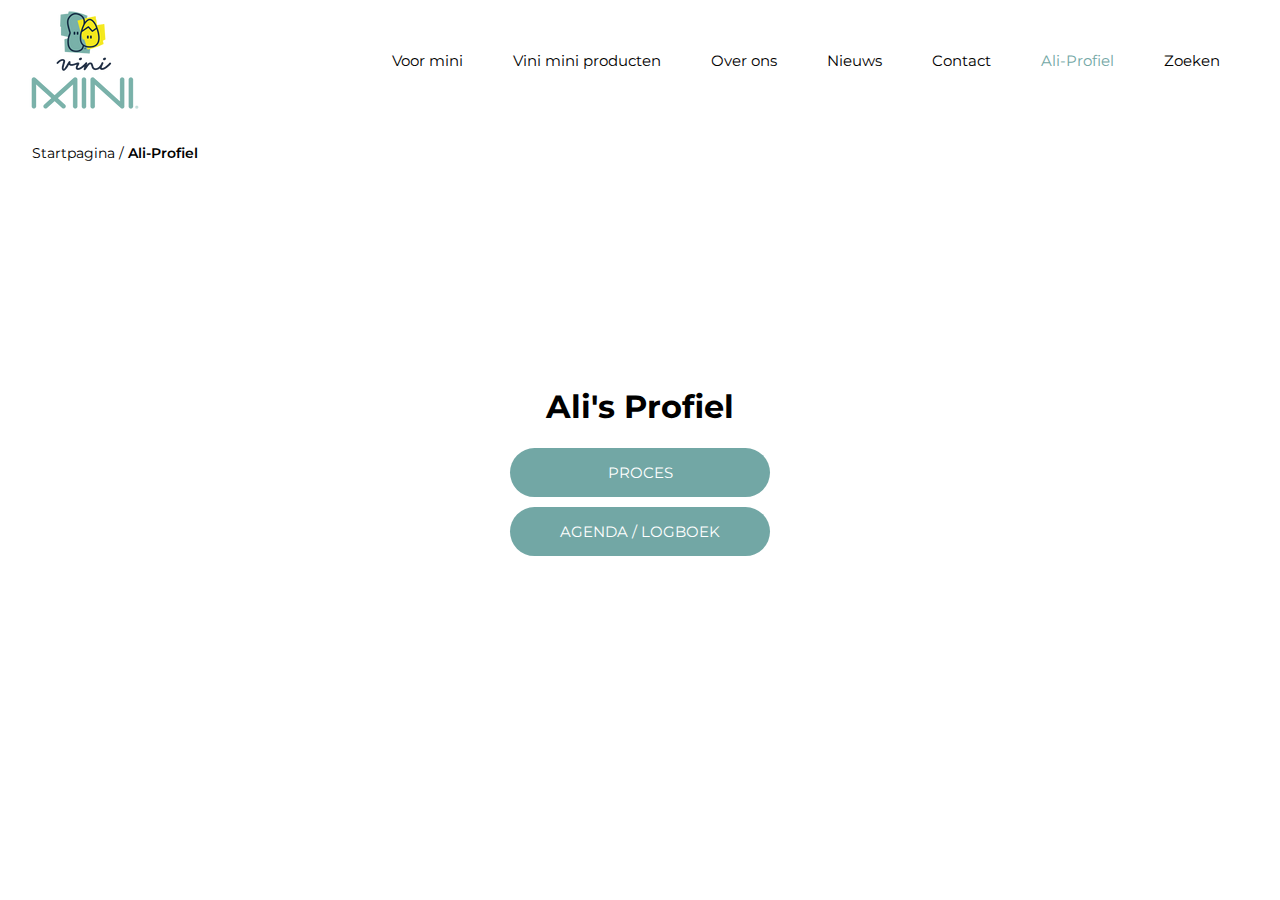
<file: index.html>
<!DOCTYPE html>
<html lang="en">
  <head>
    <meta charset="UTF-8" />
    <meta http-equiv="X-UA-Compatible" content="IE=edge" />
    <meta name="viewport" content="width=device-width, initial-scale=1.0" />
    <link rel="stylesheet" href="styles/styles.css" />
    <title>Dagboek</title>
  </head>
  <header>
    <img src="assets/LOGO-ORGINEEL-VINI-MINI-OKT-2021_142x100.png" alt="logo" />
    <nav>
      <ul style="list-style: none">
        <li>Voor mini</li>
        <li>Vini mini producten</li>
        <li>Over ons</li>
        <li>Nieuws</li>
        <li>Contact</li>
        <li class="Mini">Ali-Profiel</li>
        <li>Zoeken</li>
      </ul>
    </nav>
  </header>
  <body>
   
   <style>
      .image {
        z-index: -1;
        height: 300px;
      }
    </style>

    <div class="homepage">
      Startpagina / <a href="index.html" class="homepagina"> Ali-Profiel</a>
    </div>
    <section class="main-background">
      <div class="middle">
        <h1>Ali's Profiel</h1>
        <a href="process.html" class="btn btn1"> Proces </a>
        <a href="agenda.html" class="btn btn2"> Agenda / Logboek </a>
      </div>
    </section>
  </body>
</html>
</file>
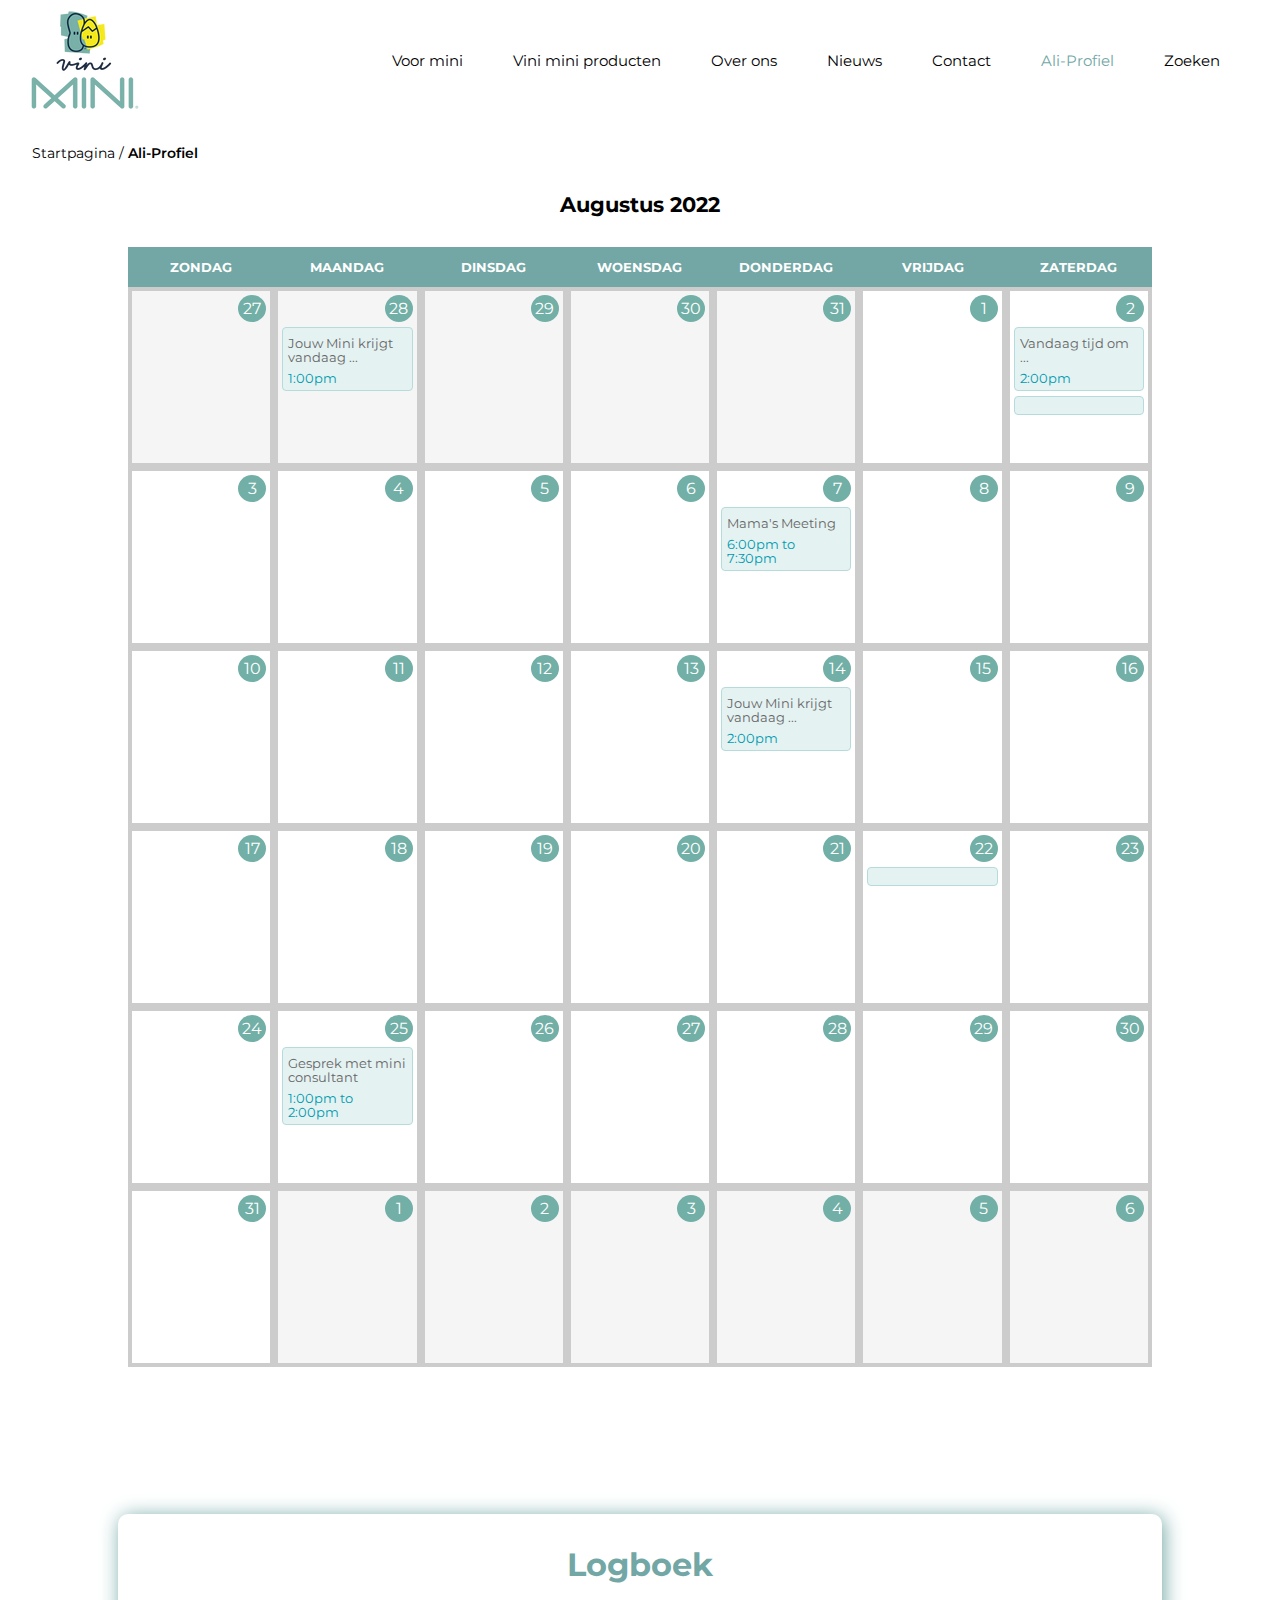
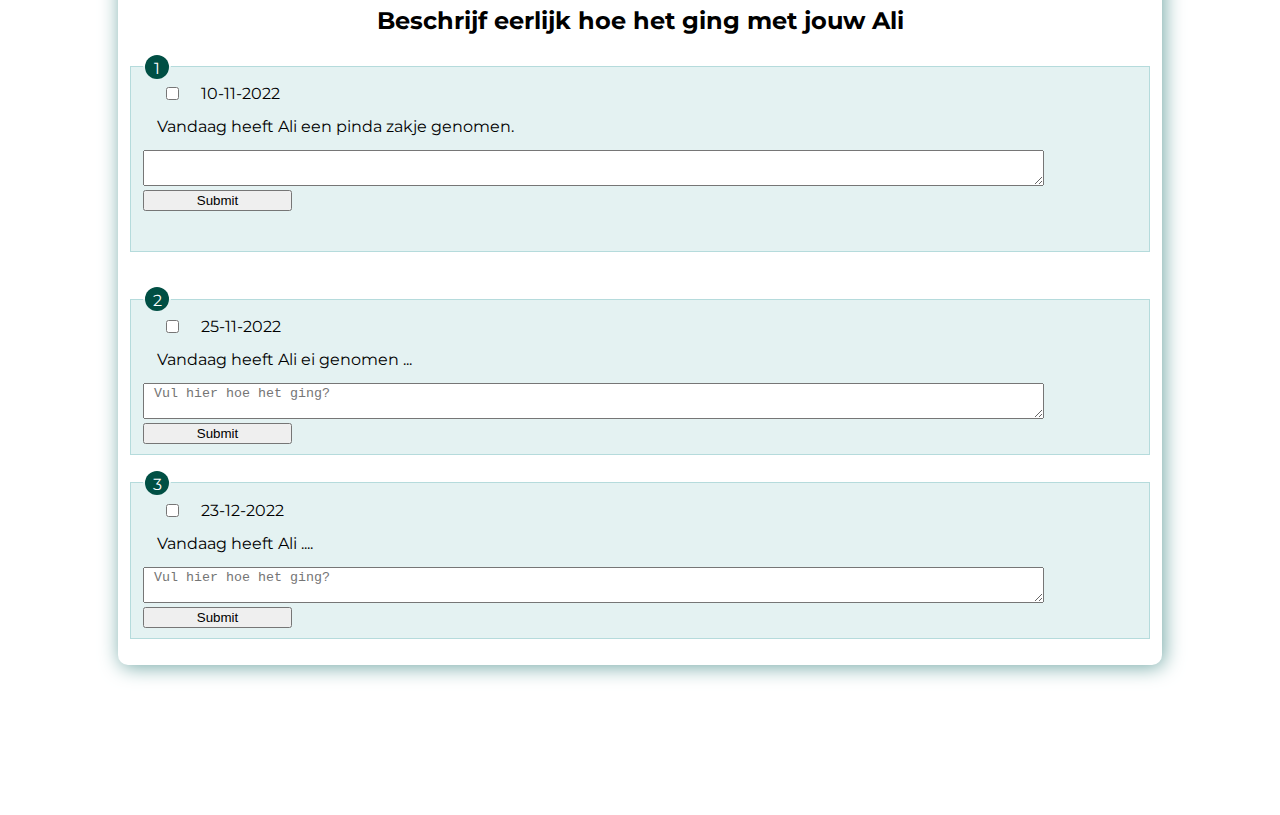
<file: agenda.html>
<!DOCTYPE html>
<html lang="en">
  <head>
    <meta charset="UTF-8" />
    <meta http-equiv="X-UA-Compatible" content="IE=edge" />
    <meta name="viewport" content="width=device-width, initial-scale=1.0" />
    <link rel="stylesheet" href="styles/styles.css" />
    <title>Agenda&Logboek</title>

  </head>

  <header>
    <nav>
      <img
        src="assets/LOGO-ORGINEEL-VINI-MINI-OKT-2021_142x100.png"
        alt="logo"
      />
      <ul>
        <li>Voor mini</li>
        <li>Vini mini producten</li>
        <li>Over ons</li>
        <li>Nieuws</li>
        <li>Contact</li>
        <li class="Mini">Ali-Profiel</li>
        <li>Zoeken</li>
      </ul>
    </nav>
  </header>

  <body>
    <div class="homepage2">
      Startpagina / <a href="index.html" class="homepagina2"> Ali-Profiel</a>
    </div>
    <table id="calendar">
      <caption>
        Augustus 2022
      </caption>
      <tr class="weekdays">
        <th scope="col">Zondag</th>
        <th scope="col">Maandag</th>
        <th scope="col">Dinsdag</th>
        <th scope="col">Woensdag</th>
        <th scope="col">Donderdag</th>
        <th scope="col">Vrijdag</th>
        <th scope="col">Zaterdag</th>
      </tr>

      <tr class="days">
        <td class="day other-month">
          <div class="date">27</div>
        </td>
        <td class="day other-month">
          <div class="date">28</div>
          <div class="event">
            <div class="event-desc">Jouw Mini krijgt vandaag ...</div>
            <div class="event-time">1:00pm</div>
          </div>
        </td>
        <td class="day other-month">
          <div class="date">29</div>
        </td>
        <td class="day other-month">
          <div class="date">30</div>
        </td>
        <td class="day other-month">
          <div class="date">31</div>
        </td>

        <td class="day">
          <div class="date">1</div>
        </td>
        <td class="day">
          <div class="date">2</div>
          <div class="event">
            <div class="event-desc">Vandaag tijd om ...</div>

            <div class="event-time">2:00pm</div>
          </div>
          <div class="event">
            <div class="event-desc"></div>

            <div class="event-time"></div>
          </div>
        </td>
      </tr>
      <tr>
        <td class="day">
          <div class="date">3</div>
        </td>
        <td class="day">
          <div class="date">4</div>
        </td>
        <td class="day">
          <div class="date">5</div>
        </td>
        <td class="day">
          <div class="date">6</div>
        </td>
        <td class="day">
          <div class="date">7</div>
          <div class="event">
            <div class="event-desc">Mama's Meeting</div>
            <div class="event-time">6:00pm to 7:30pm</div>
          </div>
        </td>
        <td class="day">
          <div class="date">8</div>
        </td>
        <td class="day">
          <div class="date">9</div>
        </td>
      </tr>
      <tr>
        <td class="day">
          <div class="date">10</div>
        </td>
        <td class="day">
          <div class="date">11</div>
        </td>
        <td class="day">
          <div class="date">12</div>
        </td>
        <td class="day">
          <div class="date">13</div>
        </td>
        <td class="day">
          <div class="date">14</div>
          <div class="event">
            <div class="event-desc">Jouw Mini krijgt vandaag ...</div>
            <div class="event-time">2:00pm</div>
          </div>
        </td>
        <td class="day">
          <div class="date">15</div>
        </td>
        <td class="day">
          <div class="date">16</div>
        </td>
      </tr>
      <tr>
        <td class="day">
          <div class="date">17</div>
        </td>
        <td class="day">
          <div class="date">18</div>
        </td>
        <td class="day">
          <div class="date">19</div>
        </td>
        <td class="day">
          <div class="date">20</div>
        </td>
        <td class="day">
          <div class="date">21</div>
        </td>
        <td class="day">
          <div class="date">22</div>
          <div class="event">
            <div class="event-desc"></div>
            <div class="event-time"></div>
          </div>
        </td>
        <td class="day">
          <div class="date">23</div>
        </td>
      </tr>
      <tr>
        <td class="day">
          <div class="date">24</div>
        </td>
        <td class="day">
          <div class="date">25</div>
          <div class="event">
            <div class="event-desc">Gesprek met mini consultant</div>
            <div class="event-time">1:00pm to 2:00pm</div>
          </div>
        </td>
        <td class="day">
          <div class="date">26</div>
        </td>
        <td class="day">
          <div class="date">27</div>
        </td>
        <td class="day">
          <div class="date">28</div>
        </td>
        <td class="day">
          <div class="date">29</div>
        </td>
        <td class="day">
          <div class="date">30</div>
        </td>
      </tr>
      <tr>
        <td class="day">
          <div class="date">31</div>
        </td>
        <td class="day other-month">
          <div class="date">1</div>
          <!-- Next Month -->
        </td>
        <td class="day other-month">
          <div class="date">2</div>
        </td>
        <td class="day other-month">
          <div class="date">3</div>
        </td>
        <td class="day other-month">
          <div class="date">4</div>
        </td>
        <td class="day other-month">
          <div class="date">5</div>
        </td>
        <td class="day other-month">
          <div class="date">6</div>
        </td>
      </tr>
    </table>
    <br />
    <div class="logboek">
      <h1>Logboek</h1>
      <h2>Beschrijf eerlijk hoe het ging met jouw Ali</h2>

      <style>
        fieldset {
          background-color: rgba(0, 0, 0, 0.1);
          border: none;
          margin-bottom: 1em;
          background: #e4f2f2;
         border: 1px solid #b5dbdc;
        }
        legend,
        legend span {
          color: #000;
        }

        legend span {
          background-color: #004f44;
          border-radius: 50%;
          display: inline-block;
          padding: 0.25rem;
          font-size: 1em;
          width: 1em;
          height: 1em;
          text-align: center;
          color: white;
        }
          input{
            width: 15%;
            
          }
          textarea {
            width: 90%;
          }
        
      </style>

      <fieldset class="input1">
        <div class="inputForm">
          <input class="input" type="checkbox" />
          <label class="container">10-11-2022</label>
          <span class="checkmark"></span>
        </div>
        <p> Vandaag heeft Ali een pinda zakje genomen.</p>
        <legend><span>1</span></legend>
        <label for="question"></label>
        <textarea id="question" placeholder="Vul hier hoe het ging?">
        </textarea> 
        <input type="submit" value="Submit">
        <p class="test">Dit zie je nu!</p>
      </fieldset>
      <br/>
      
      <fieldset>
        <div class="inputForm">
          <input class="input" type="checkbox" />
          <label class="container">25-11-2022</label>
          <span class="checkmark"></span>
        </div>
        <p> Vandaag heeft Ali ei genomen ... </p>
        <legend><span>2</span></legend>
        <label for="question"></label>
       <textarea id="question" placeholder=" Vul hier hoe het ging?"></textarea>
       <input type="submit" value="Submit">
      </fieldset>

      <fieldset>
        <div class="inputForm">
          <input class="input" type="checkbox" />
          <label class="container">23-12-2022</label>
          <span class="checkmark"></span>
        </div>
        <p> Vandaag heeft Ali .... </p>
        <legend><span>3</span></legend>
        <label for="question"></label>
        <textarea id="question" placeholder=" Vul hier hoe het ging?"></textarea>
        <input type="submit" value="Submit">
      </fieldset>


  </body>
  <script src="./scripts/script.js"></script>
</html>
</file>
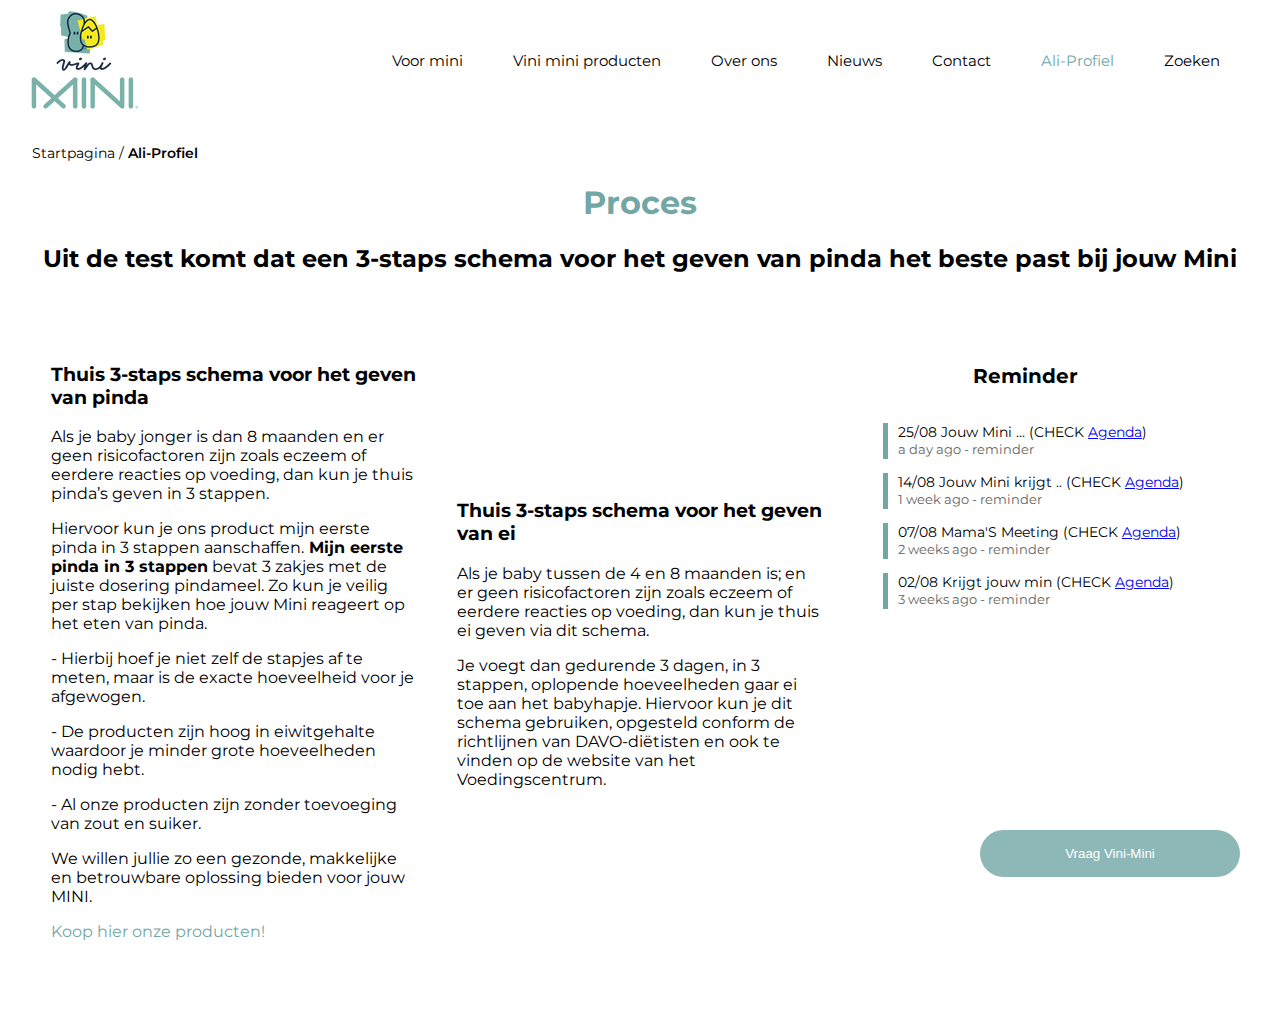
<file: process.html>
<!DOCTYPE html>
<html lang="en">
  <head>
    <meta charset="UTF-8" />
    <meta http-equiv="X-UA-Compatible" content="IE=edge" />
    <meta name="viewport" content="width=device-width, initial-scale=1.0" />
    <link rel="stylesheet" href="styles/styles.css" />
    <title>Process</title>
  </head>
  <header>
    <img src="assets/LOGO-ORGINEEL-VINI-MINI-OKT-2021_142x100.png" alt="logo" />
    <nav>
      <ul>
        <li>Voor mini</li>
        <li>Vini mini producten</li>
        <li>Over ons</li>
        <li>Nieuws</li>
        <li>Contact</li>
        <li class="Mini">Ali-Profiel</li>
        <li>Zoeken</li>
      </ul>
    </nav>
  </header>
  <body>
    <div class="homepage2">
      Startpagina / <a href="index.html" class="homepagina2"> Ali-Profiel</a>
    </div>
    <div class="h1h2">
      <h1>Proces</h1>
      <h2>
        Uit de test komt dat een 3-staps schema voor het geven van pinda het
        beste past bij jouw Mini
      </h2>
    </div>
    <div class="flex">
      <div class="box1">
        <h3>Thuis 3-staps schema voor het geven van pinda</h3>
        <p>
          Als je baby jonger is dan 8 maanden en er geen risicofactoren zijn
          zoals eczeem of eerdere reacties op voeding, dan kun je thuis pinda’s
          geven in 3 stappen.
        </p>
        <p>
          Hiervoor kun je ons product mijn eerste pinda in 3 stappen
          aanschaffen.<strong> Mijn eerste pinda in 3 stappen</strong> bevat 3
          zakjes met de juiste dosering pindameel. Zo kun je veilig per stap
          bekijken hoe jouw Mini reageert op het eten van pinda.
        </p>
        <p>
          - Hierbij hoef je niet zelf de stapjes af te meten, maar is de exacte
          hoeveelheid voor je afgewogen.
        </p>
        <p>
          - De producten zijn hoog in eiwitgehalte waardoor je minder grote
          hoeveelheden nodig hebt.
        </p>
        <p>- Al onze producten zijn zonder toevoeging van zout en suiker.</p>
        <p>
          We willen jullie zo een gezonde, makkelijke en betrouwbare oplossing
          bieden voor jouw MINI.
        </p>
        <div class="color">Koop hier onze producten!</div>
      </div>

      <div class="box2">
        <h3>Thuis 3-staps schema voor het geven van ei</h3>
        <p>
          Als je baby tussen de 4 en 8 maanden is; en er geen risicofactoren
          zijn zoals eczeem of eerdere reacties op voeding, dan kun je thuis ei
          geven via dit schema.
        </p>
        <p>
          Je voegt dan gedurende 3 dagen, in 3 stappen, oplopende hoeveelheden
          gaar ei toe aan het babyhapje. Hiervoor kun je dit schema gebruiken,
          opgesteld conform de richtlijnen van DAVO-diëtisten en ook te vinden
          op de website van het Voedingscentrum.
        </p>
      </div>
      <div class="box3">
        <div class="reminder">
          <h3>Reminder</h3>
          <ul class="ul">
            <li>
              25/08 Jouw Mini ... (CHECK <a href="agenda.html">Agenda</a>)
              <p>a day ago - reminder</p>
            </li>
            <li>
              14/08 Jouw Mini krijgt .. (CHECK <a href="agenda.html">Agenda</a>)
              <p>1 week ago - reminder</p>
            </li>
            <li>
              07/08 Mama'S Meeting (CHECK <a href="agenda.html">Agenda</a>)
              <p>2 weeks ago - reminder</p>
            </li>
            <li>
              02/08 Krijgt jouw min (CHECK <a href="agenda.html">Agenda</a>)
              <p>3 weeks ago - reminder</p>
            </li>
          </ul>
        </div>
      </div>
      <!---
        <div class="box4"> 
        <h3>Chat</h3>
        <div class="body">
          <p class="message">Hoi, ik wil jullie wat vragen!</p>
          <p class="message user_message">All day every day!</p>
        </div>
        <div class="footer">
          <form>
            <input type="text" name="text" />
            <button>Send</button>
          </form>
        </div>
      </div>
    -->

      <div class="box5"></div>
    </div>
    <button class="open-button" onclick="openForm()">Vraag Vini-Mini</button>
    <div class="chat-popup" id="myForm">
      <form action="/action_page.php" class="form-container">
        <h3>Chat</h3>
        <label for="msg"><b></b></label>
        <textarea placeholder="Type message.." name="msg" required></textarea>
        <button type="submit" class="btn">Send</button>
        <button type="button" class="btn cancel" onclick="closeForm()">
          Close
        </button>
      </form>
    </div>

    <script>
      function openForm() {
        document.getElementById("myForm").style.display = "block";
      }
      function closeForm() {
        document.getElementById("myForm").style.display = "none";
      }
    </script>
  </body>
</html>

<!---
      <footer class="social">
        <div class="column">
          <ul>
            <h4 class="social">SOCIAL</h4>
            <li>Facebook</li>
            <li>Instagram</li>
            <li>Youtube</li>
          </ul>
        </div>
        <div class="menu-footer">
          <ul>
            <h4 class="menu">MENU</h4>
            <li>Voor Mini</li>
            <li>Vini Mini producten</li>
            <li>Over Ons</li>
            <li>Nieuws</li>
            <li>Contact</li>
          </ul>
        </div>
        <div class="info-footer">
          <h4 class="info">INFO & HELP</h4>
          <p>Algemeen voorwaarden</p>
          <p>Privay voorwaarden</p>
          <p>Veelgestelde vragen</p>
        </div>
      </footer>
  
     -->
</file>
<file: styles/styles.css>
@import url('https://fonts.googleapis.com/css2?family=Montserrat:wght@200;300;400;600;700&display=swap');

:root {
--font: 'Montserrat';
--geel: #f4eb34;
--lightGroen: #72A7A5;
--white: white;
--black: rgb(0, 0, 0);
}

body{
    margin: 0;
    padding: 0;
    font-family: var(--font)
  }

@media only screen and (max-width: 1024px) {
  header nav{
    display: none;
  }
  nav ul {
    display: flex;
    margin:  0;
    padding: 0;
    width: 30px;
  }

  header nav ul li{
    margin-left: 0;
  }

  footer.social{
    display: none;
    
  }
  div.box4{
    display: none;
  }
}

@media only screen and (max-width: 700px) {
  body{
    margin: 0;
    padding: 0;
  }
}

@media only screen and (max-width: 500px) {
   .advies{
     justify-items: center;
     justify-content: center;
    }
  }
  
   /*--------------------INDEX-PAGINA----------------------- */

   /*---- Die terug BUTTON ----*/
.homepage{
  margin-left: 2rem;
  margin-top: 1.5rem;
  color: var(--black);
  font-size: 14px;
}

.homepagina{
  text-decoration: none;
  font-weight: 600;
}

a.homepagina{
  color: var(--black);
}

a:hover{
  color: var(--lightGroen);
}

/*Deze is voor Proces en Agenda pages*/

.homepage2{
  margin-left: 2rem;
  margin-top: 1.5rem;
  color: black;
  font-size: 14px;
}

.homepagina2{
  text-decoration: none;
  font-weight: 600;
}

a.homepagina2{
  color: var(--black);
}

a:hover{
  color: var(--lightGroen);
}

/* Navbar */

header {
  background-color: var(--white);
  padding: 10px;
  font-family: var(--font);
  /* opacity: 0.5; */
  /* position: sticky;
  top: 0; */
  display: flex;
  flex-direction: row;
  }
    
  header ul {
  display: flex;
  margin-left: 150px;
  list-style: none;
  }

  header ul li {
  margin-left: 50px;
  font-size: 15px;
  }

  nav{
    display: flex;
    flex-direction: row;
    align-items: center;
  }

  /*------------ homepage-background ---------------*/

/*
 .main-background {
  background-image: url("/assets/hero-image.jpg.webp");
  height: 100vh;
  /*margin-top: -161px;*/
  

/*body > .main-background {
  filter: brightness(70%);
}*/

.Mini{
  color: var(--lightGroen);
}

/*----------------- BUTTONS Style -----------------*/

.middle{
    position: absolute;
    margin-top: 1rem;
    top: 50%;
    left:50%;
    transform: translate(-50%,-50%);
    text-align: center;
}
.btn::before{
    content: "";
    position: absolute;
    background-color: var(--lightGroen);
    left: 0;
    top: 0;
    width: 100%;
    height: 100%; 
    border-radius: 27.5px;   
    z-index: -1;
}

.btn{
    font-family: var(--font);
    background: var(--lightGroen);
    border-radius: 27.5px;
    text-transform: uppercase;
    padding: 15px 30px;
    min-width: 200px;
    margin: 10px;
    cursor: pointer;
    transition: color 0.4s linear; 
    position: relative; 
    display: block;
    text-decoration: none;
    font-size: 15px;
    color: var(--white);
  }

  .btn:hover{
      color: var(--black);
  
  }
  
  .main-background, .middle > .btn:hover{
    background-color: var(--lightGroen);
}

.main-background, .middle > .btn::before{
  content: "";
  position: absolute;
  background-color: var(--white);
  left: 0;
  top: 0;
  width: 100%;
  height: 100%;    
  z-index: -1;
}

.main-background, .middle > h1{
  color: var(--black);
}


/*-------------- ProcesPage ------------------*/
/* grid van proces pagina (denk werkt nie meer is gwn EXTRA) */

.grid {
  display: grid;
  gap: 15px;
  grid-template-columns:1fr 1fr 1fr;
  grid-template-rows: 1fr 1fr 1fr;
  grid-template-areas: 
  "box1 box2 box3"
  "box1 box2 box4"
  ". . .";
}

/* grid van logboek/advies pagina */

.grid2 {
  display: grid;
  gap: 10px;
  grid-template-columns: 1fr 1fr;
  grid-template-rows: 1fr 1fr 1fr;
  grid-template-areas: 
  "logboek advies"
  " logboek advies"
  ". .";
}
  
/* LOGBOEK PAGINA */

.h1h2{
  margin: 1rem;
}

.flex {
  display: flex;
  flex-wrap: wrap;
  gap: 40px;
  padding: clamp(2rem, 4vw, 10rem);
}

.box1, .box2{
  border-radius: 7px;
  align-items: center;
  align-content: center;
  width: 30%;
  min-width: 280px;
  flex-grow: 1;
}

/*
.box2{ 
  border-radius: 7px;
  align-items: center;
  align-content: center;
  width: 30%;
  min-width: 280px;
  flex-grow: 1;
}
*/

.box3{
 width: 30%;
 min-width: 280px;
 flex-grow: 1;
 overflow-y: auto;
}

.checkmark {
  text-align: center;
}

.inputForm{
  display: flex;
  justify-content: center;
}

.input{
  width: 4vw;
}

.container{
  width: 23vw;
}

.logboek{
  margin:0 auto;
  width:80%;
  margin-bottom: 150px;
}

.logboek, .inputForm{
  justify-content: left;
}

.input1{
  height: 20vh;
  transition: ease 0.5s;
}

.logboek, .advies{
  border-radius: 10px;
  box-shadow: 2px 2px 20px var(--lightGroen);
  /*margin-bottom: 15px;
  margin: 20px;*/
  padding: 10px;
}

.logboek p {
  margin: 14px;
}

/* Dit is voor JS */
.inputOn{
  height: 50vh;
}

.test{
  display: none;
}
/* END JS classes */

/** 
.box5 h1{
  font-size: 20px;
}

.box5 p{
  margin-left: 10px;
} 
**/
 
.reminder h3 {
  margin-left: 30%;
  font-size: 20px;
  color: var(--black);
}

.reminder ul {
  list-style-type: none;
  font-size: 14px;
  background-color: var(--white);
  padding: 15px 20px 20px;
  margin-bottom: 15px;
  display: block;
  }

.reminder li{
  border-left: 5px solid var(--lightGroen);
  padding-left: 10px;
  padding-bottom: 2px;
  margin-bottom: 14px;
}

.reminder p {
  margin-top: 0;
  margin-bottom: 0;
  color: #666;
  font-size: 13px;
}

/*
.box4 h3{
  text-align: center;
  font-size: 20px;
  color: black;
  padding: 15px;
  background-color: white;
  margin: 0;
}

.box4 {
  display: flex;
  margin-bottom: 1rem;
  flex-direction: column;
  box-shadow: 2px 2px 20px #72afa6;
  background-color: white;
  position: fixed;
  bottom: 0;
  right: clamp(2rem, 8vw, 10rem);
}

.box4 .body{
  flex: 1;
  color: rgb(255, 255, 255);
  background-color: rgb(0,0,0,0,7);
  padding: 15px;
}

.box4 .message {
  background-color: beige;
  color: black;
  width: fit-content;
  margin-bottom: 15px;
}

.box4 .user_message {
  margin-left: auto;
  background-color: #72afa6;
}

.box4 .footer form{
  display: flex;
}

form input{
  flex: 1;
  height: 40px;
  border: none;
  outline: none;
  padding-left: 5px;
  font-size: 16px;
  background-color: beige;
}

form button{
  width: 20%;
  border: none;
  outline: none;
  background-color: #72afa6;
  color: black;
  cursor: pointer;
} 
form button:hover {
  color: white;
  transition: 0.2s ease;
}

*/

h1{
  text-align: center;
  color: var(--lightGroen);
}

h2{
  text-align: center;
}   


/*------------------------- AGENDA PAGINA ----------------------*/
/* declare a 7 column grid on the table */
#calendar {
  margin-left: 10%;  
  margin-bottom: 10%;
  width: 80%;
  /*margin:0 auto;*/
  display: grid;
  grid-template-columns: repeat(7, 1fr);
}

#calendar tr, #calendar tbody {
  grid-column: 1 / -1;
  display: grid;
  grid-template-columns: repeat(7, 1fr);
  width: 100%;
}

caption {
  text-align: center;
  grid-column: 1 / -1;
  font-size: 130%;
  font-weight: bold;
  padding: 30px;
}

#calendar a {
	text-decoration: none;
}

#calendar td, #calendar th {
	padding: 4px;
	box-sizing:border-box;
	border: 4px solid #ccc;
}

#calendar .weekdays {
	background: var(--lightGroen);  
}

#calendar .weekdays th {
	text-align: center;
	text-transform: uppercase;
	line-height: 20px;
	border: none;
	padding: 10px 6px;
	color: #fff;
	font-size: 13px;
}

#calendar td {
  min-height: 180px;
  display: flex;
  flex-direction: column;
}

#calendar .days li:hover {
	background: #d3d3d3;
}

#calendar .date {
	text-align: center;
	margin-bottom: 5px;
	padding: 4px;
	background: #72afa6;
	color: #fff;
	width: 20px;
	border-radius: 50%;
    flex: 0 0 auto;
    align-self: flex-end;
}

#calendar .event {
  flex: 0 0 auto;
	font-size: 13px;
	border-radius: 4px;
	padding: 5px;
	margin-bottom: 5px;
	line-height: 14px;
	background: #e4f2f2;
	border: 1px solid #b5dbdc;
	color: #009aaf;
	text-decoration: none;
}

#calendar .event-desc {
	color: #666;
	margin: 3px 0 7px 0;
	text-decoration: none;	
}

#calendar .other-month {
	background: #f5f5f5;
	color: #666;
}

/* ============================
				Mobile Responsiveness  Agenda
   ============================*/

@media(max-width: 768px) {

	#calendar .weekdays, #calendar .other-month {
		display: none;
	}

	#calendar li {
		height: auto;
		border: 1px solid #ededed;
		width: 100%;
		padding: 10px;
		margin-bottom: -1px;
	}
  
  #calendar, #calendar tr, #calendar tbody {
    grid-template-columns: 1fr;
  }
  
  #calendar  tr {
    grid-column: 1 / 2;
  }

	#calendar .date {
		align-self: flex-start;
	}
}

/* p Color */
.color {
  color: var(--lightGroen);
}

/*------------- PROCES-PAGINA -------------------*/
/* ------------------ CHATBOX ----------------- /
/* Button used to open the chat form - fixed at the bottom of the page */
.open-button {
  background-color: var(--lightGroen);
  color: var(--white);
  padding: 16px 20px;
  border: none;
  cursor: pointer;
  opacity: 0.8;
  position: fixed;
  bottom: 23px;
  right: 40px;
  width: 260px;
  border-radius: 45px;
}

/* The popup chat - hidden by default */
.chat-popup {
  display: none;
  position: fixed;
  bottom: 0;
  right: 40px;
  border: 3px solid #f1f1f1;
  z-index: 9;
}

.chat-popup h3{
  text-align: center;
  color: #72afa6;
}

/* Add styles to the form container */
.form-container {
  width: 246px;
  padding: 10px;
  background-color: white;
}

/* Full-width textarea */
.form-container textarea {
  width: 100%;
  margin: 5px 0 22px 0;
  border: none;
  background: rgb(231, 229, 229);
  resize: none;
  min-height: 200px;
}

/* When the textarea gets focus, do something */
.form-container textarea:focus {
  background-color: #ddd;
  outline: none;
}

/* Set a style for the submit/send button */
.form-container .btn {
  background-color: #04AA6D;
  color: white;
  padding: 16px 20px;
  border: none;
  cursor: pointer;
  width: 96%;
  margin-bottom:10px;
  opacity: 0.8;
}

/* Add a red background color to the cancel button */
.form-container .cancel {
  background-color: red;
}

/* Add some hover effects to buttons */
.form-container .btn:hover, .open-button:hover {
  opacity: 1;
}
</file>
